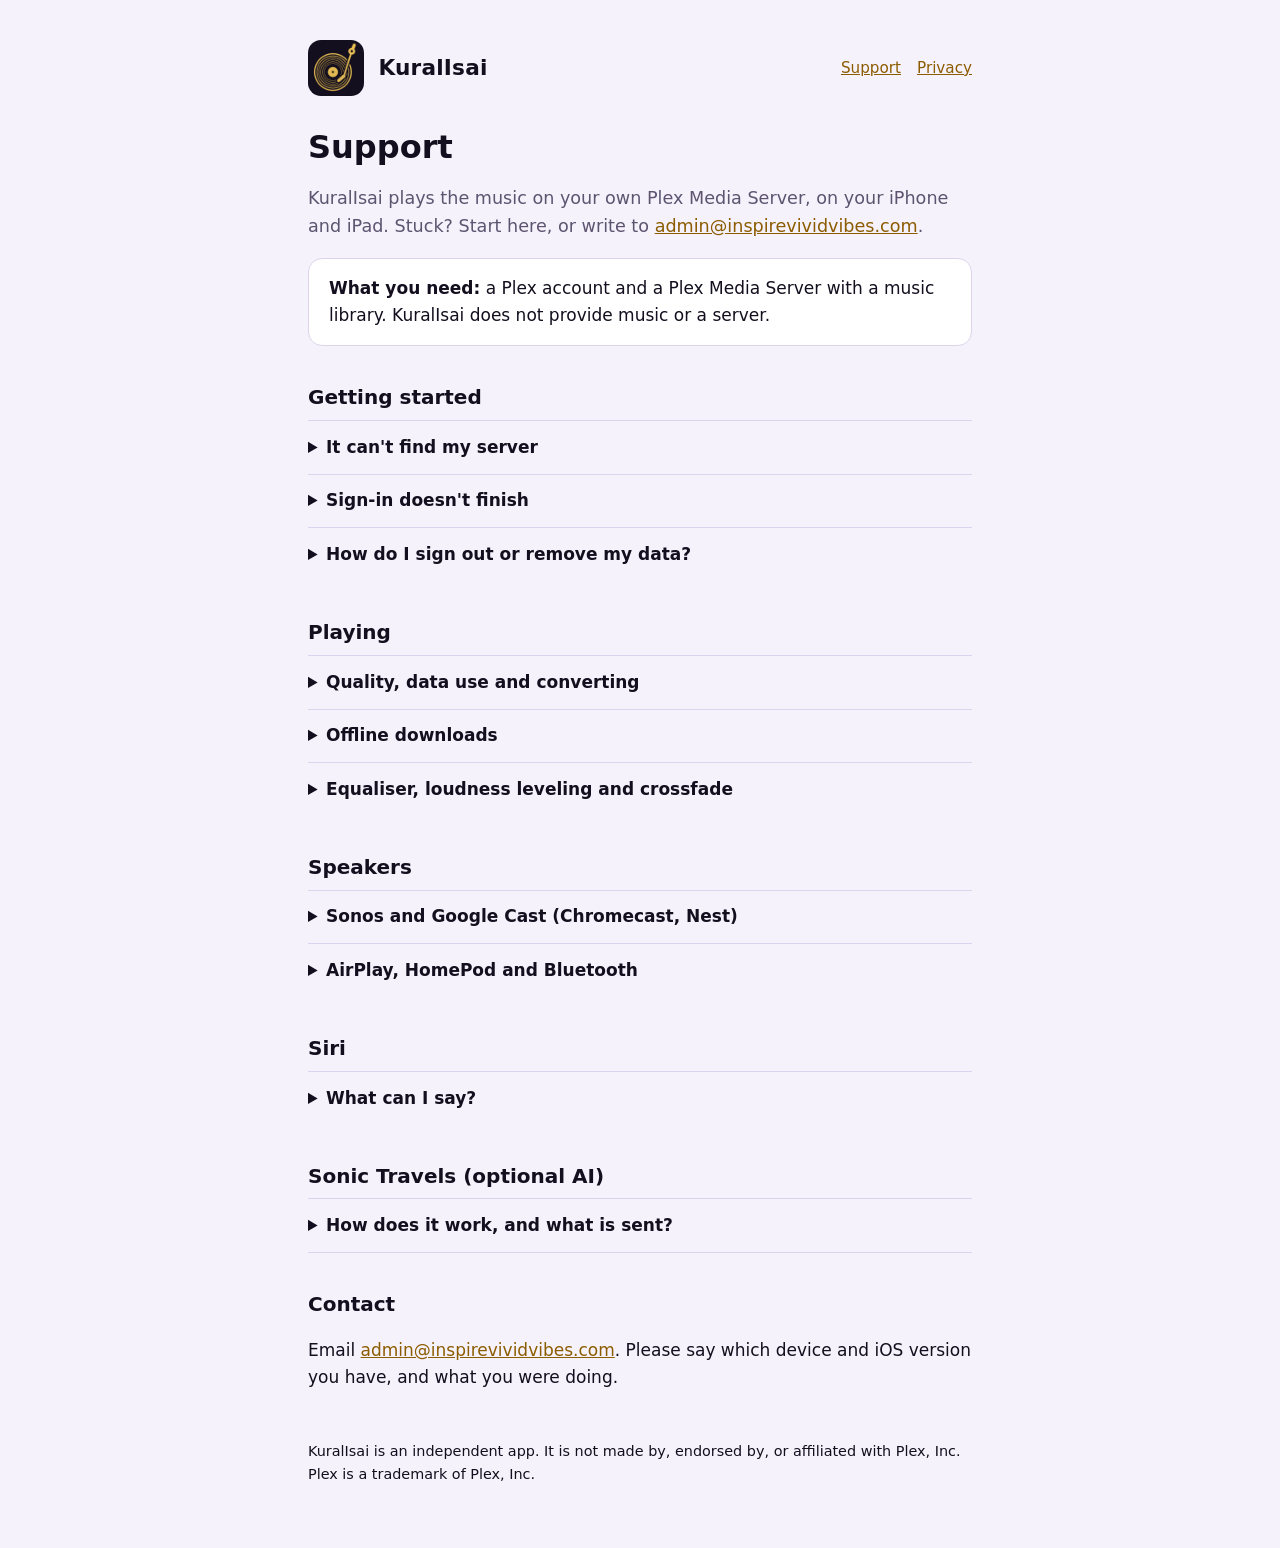
<file: index.html>
<!doctype html>
<html lang="en">
<head>
<meta charset="utf-8">
<meta name="viewport" content="width=device-width, initial-scale=1">
<title>KuralIsai support</title>
<meta name="description" content="Help for KuralIsai, a music player for your own Plex server.">
<link rel="stylesheet" href="style.css">
<link rel="icon" href="icon.png">
</head>
<body>
<header>
  <img src="icon.png" alt="" width="56" height="56">
  <strong>KuralIsai</strong>
  <nav><a href="index.html">Support</a><a href="privacy.html">Privacy</a></nav>
</header>
<main>
  <h1>Support</h1>
  <p class="lead">KuralIsai plays the music on your own Plex Media Server, on your iPhone and iPad. Stuck? Start here, or write to <a href="mailto:admin@inspirevividvibes.com">admin@inspirevividvibes.com</a>.</p>

  <div class="card"><strong>What you need:</strong> a Plex account and a Plex Media Server with a music library. KuralIsai does not provide music or a server.</div>

  <h2>Getting started</h2>
  <details><summary>It can't find my server</summary>
    <p>KuralIsai finds your server through your Plex account, at home or away. If it can't connect: check the server is on; in Plex's server settings turn on <b>Remote Access</b> to play away from home; then in KuralIsai open <b>Settings → Source → Find the server again</b>. You can also type the server's address on the sign-in screen's connection step.</p></details>
  <details><summary>Sign-in doesn't finish</summary>
    <p>Signing in opens plex.tv in your browser. Approve KuralIsai there, then come back to the app. If you return before approving, tap Sign in again.</p></details>
  <details><summary>How do I sign out or remove my data?</summary>
    <p><b>Settings → Account → Sign out</b> removes the Plex sign-in from this device. Deleting the app removes everything else it stored. Nothing is stored anywhere else.</p></details>

  <h2>Playing</h2>
  <details><summary>Quality, data use and converting</summary>
    <p>Under <b>Settings → Playback</b> choose a quality limit separately for Wi-Fi and cellular. Tracks at or under the limit play as stored; bigger ones are converted to MP3 by your server, which decides the exact bitrate. <b>Maximum</b> never converts.</p></details>
  <details><summary>Offline downloads</summary>
    <p>Long-press an album, playlist, artist or track and choose <b>Download</b>. Saved music plays automatically when you're away from home. Manage it in <b>Library → Downloads</b> and <b>Settings → Downloads</b>.</p></details>
  <details><summary>Equaliser, loudness leveling and crossfade</summary>
    <p>Settings → Playback has a 10-band equaliser you drag (with a separate setting per output), loudness leveling with a limiter, and a crossfade that skips silent endings and keeps albums gapless.</p></details>

  <h2>Speakers</h2>
  <details><summary>Sonos and Google Cast (Chromecast, Nest)</summary>
    <p>Tap the speaker button in the full-screen player, or open <b>Settings → Connections → Speakers</b>. The speaker, your server and your device must be on the same Wi-Fi. Speakers play straight from your server. If a Sonos isn't listed, add it by its IP address on that screen.</p></details>
  <details><summary>AirPlay, HomePod and Bluetooth</summary>
    <p>Use the AirPlay button in the player. Echo speakers play over Bluetooth after you pair them in your device's Settings.</p></details>

  <h2>Siri</h2>
  <details><summary>What can I say?</summary>
    <p>Open KuralIsai once, then try: <code>KuralIsai shuffle</code>, <code>KuralIsai &lt;artist&gt;</code>, <code>Play the album &lt;album&gt; in KuralIsai</code>, <code>Play the playlist &lt;playlist&gt; in KuralIsai</code>, <code>Let's get this party started in KuralIsai</code>, <code>KuralIsai sonic trip</code>. Siri can take a few minutes to learn new phrases after an install. In the Shortcuts app you can add any of these and rename it to a short phrase of your own.</p></details>

  <h2>Sonic Travels (optional AI)</h2>
  <details><summary>How does it work, and what is sent?</summary>
    <p>Describe a mood or moment and an AI service of your choice builds a playlist made only of tracks in your library. You add your own key for Anthropic, OpenAI, Google Gemini or any OpenAI-compatible service in <b>Settings → Sonic Travels</b>, and nothing is sent until you tap Allow. It sends what you type and the names of your library's genres, styles, moods and decades, and nothing else. See the <a href="privacy.html">privacy policy</a>.</p></details>

  <h2>Contact</h2>
  <p>Email <a href="mailto:admin@inspirevividvibes.com">admin@inspirevividvibes.com</a>. Please say which device and iOS version you have, and what you were doing.</p>
</main>
<footer>
  <p>KuralIsai is an independent app. It is not made by, endorsed by, or affiliated with Plex, Inc. Plex is a trademark of Plex, Inc.</p>
</footer>
</body>
</html>
</file>
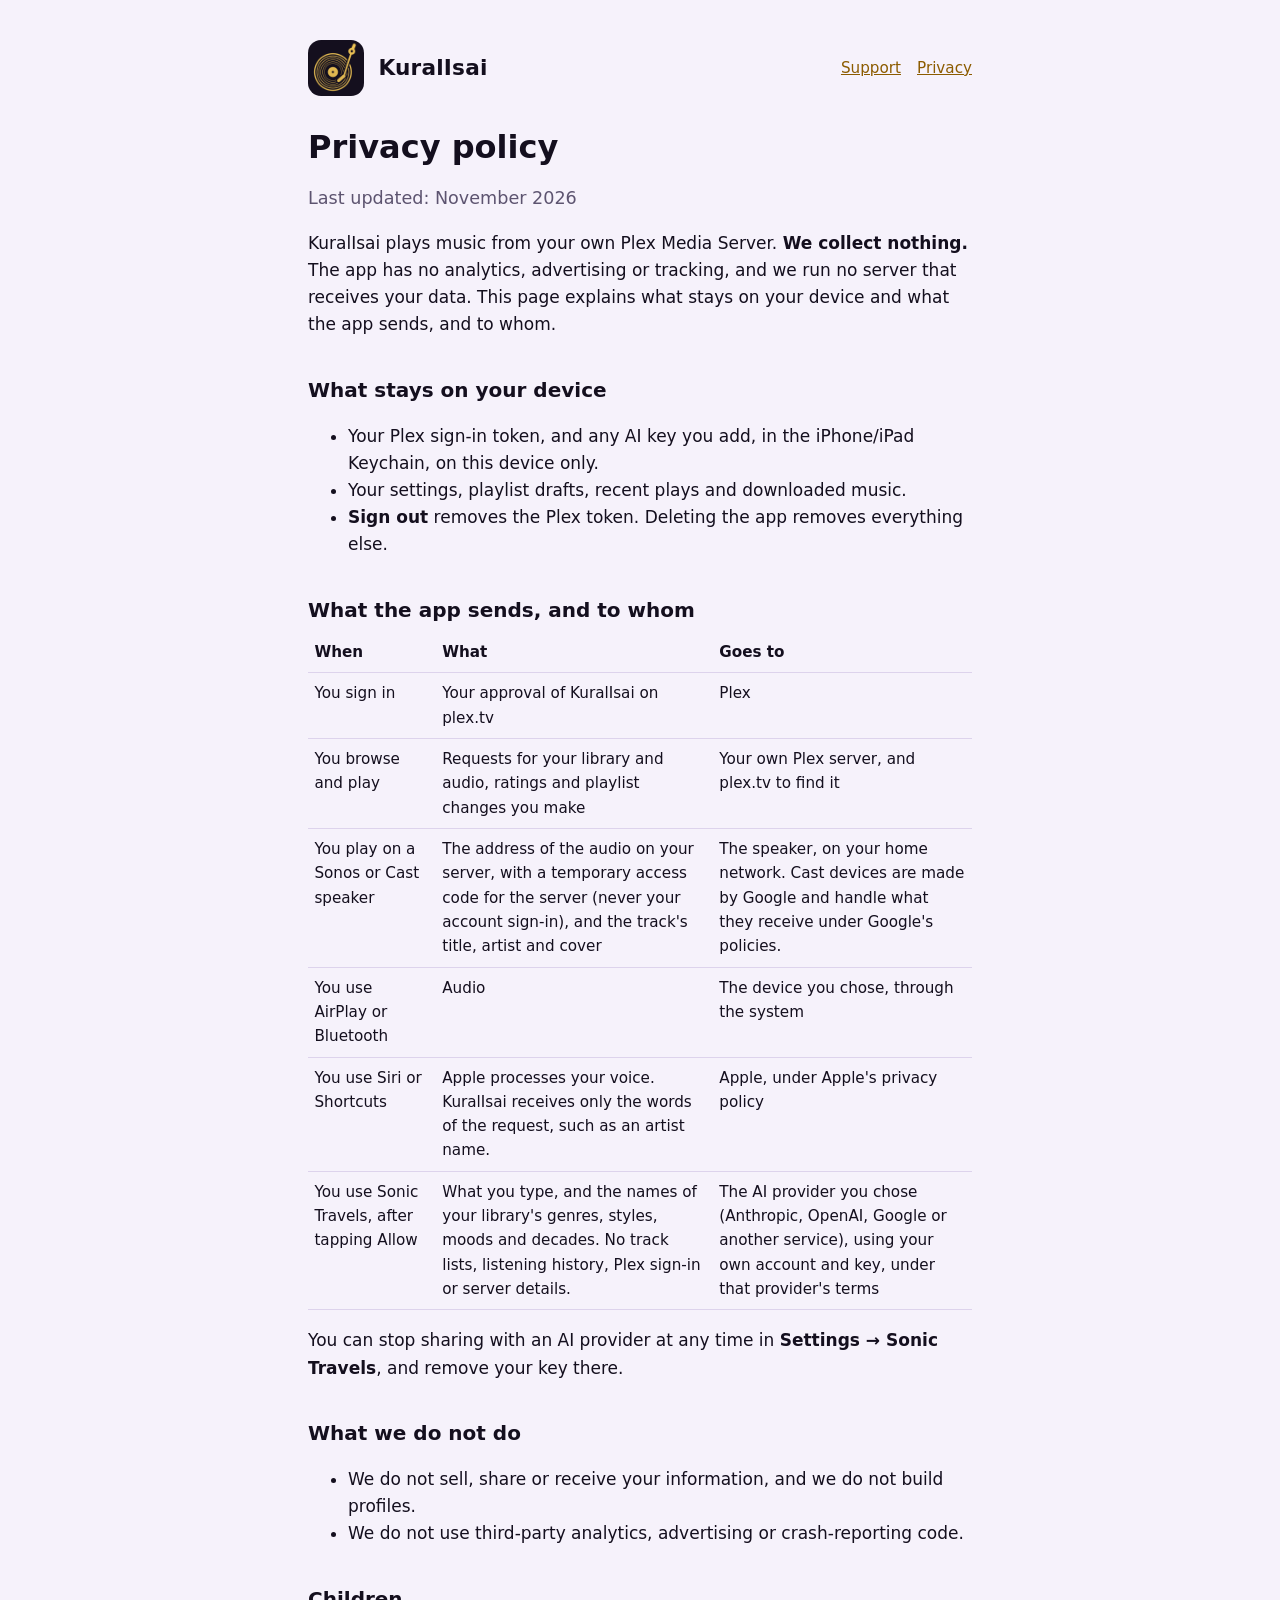
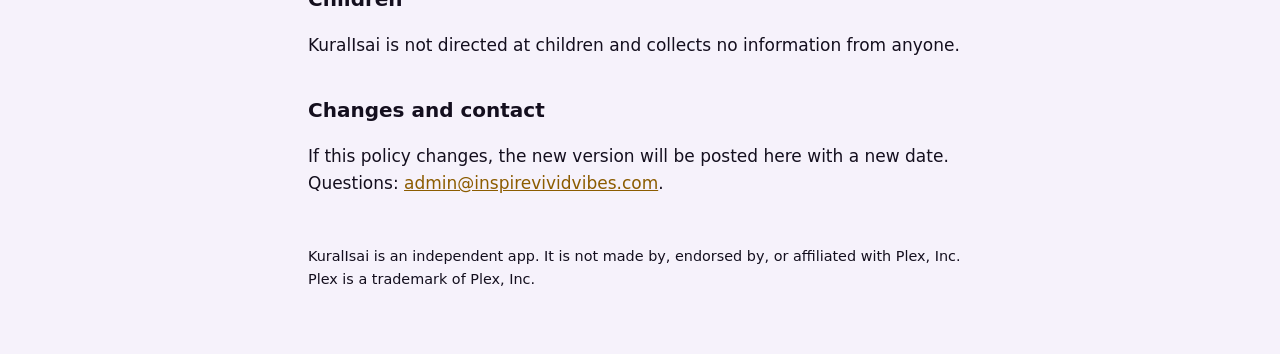
<file: privacy.html>
<!doctype html>
<html lang="en">
<head>
<meta charset="utf-8">
<meta name="viewport" content="width=device-width, initial-scale=1">
<title>KuralIsai privacy policy</title>
<meta name="description" content="What KuralIsai does and does not do with your information.">
<link rel="stylesheet" href="style.css">
<link rel="icon" href="icon.png">
</head>
<body>
<header>
  <img src="icon.png" alt="" width="56" height="56">
  <strong>KuralIsai</strong>
  <nav><a href="index.html">Support</a><a href="privacy.html">Privacy</a></nav>
</header>
<main>
  <h1>Privacy policy</h1>
  <p class="lead">Last updated: November 2026</p>

  <p>KuralIsai plays music from your own Plex Media Server. <strong>We collect nothing.</strong> The app has no analytics, advertising or tracking, and we run no server that receives your data. This page explains what stays on your device and what the app sends, and to whom.</p>

  <h2>What stays on your device</h2>
  <ul>
    <li>Your Plex sign-in token, and any AI key you add, in the iPhone/iPad Keychain, on this device only.</li>
    <li>Your settings, playlist drafts, recent plays and downloaded music.</li>
    <li><b>Sign out</b> removes the Plex token. Deleting the app removes everything else.</li>
  </ul>

  <h2>What the app sends, and to whom</h2>
  <table>
    <tr><th>When</th><th>What</th><th>Goes to</th></tr>
    <tr><td>You sign in</td><td>Your approval of KuralIsai on plex.tv</td><td>Plex</td></tr>
    <tr><td>You browse and play</td><td>Requests for your library and audio, ratings and playlist changes you make</td><td>Your own Plex server, and plex.tv to find it</td></tr>
    <tr><td>You play on a Sonos or Cast speaker</td><td>The address of the audio on your server, with a temporary access code for the server (never your account sign-in), and the track's title, artist and cover</td><td>The speaker, on your home network. Cast devices are made by Google and handle what they receive under Google's policies.</td></tr>
    <tr><td>You use AirPlay or Bluetooth</td><td>Audio</td><td>The device you chose, through the system</td></tr>
    <tr><td>You use Siri or Shortcuts</td><td>Apple processes your voice. KuralIsai receives only the words of the request, such as an artist name.</td><td>Apple, under Apple's privacy policy</td></tr>
    <tr><td>You use Sonic Travels, after tapping Allow</td><td>What you type, and the names of your library's genres, styles, moods and decades. No track lists, listening history, Plex sign-in or server details.</td><td>The AI provider you chose (Anthropic, OpenAI, Google or another service), using your own account and key, under that provider's terms</td></tr>
  </table>
  <p>You can stop sharing with an AI provider at any time in <b>Settings → Sonic Travels</b>, and remove your key there.</p>

  <h2>What we do not do</h2>
  <ul>
    <li>We do not sell, share or receive your information, and we do not build profiles.</li>
    <li>We do not use third-party analytics, advertising or crash-reporting code.</li>
  </ul>

  <h2>Children</h2>
  <p>KuralIsai is not directed at children and collects no information from anyone.</p>

  <h2>Changes and contact</h2>
  <p>If this policy changes, the new version will be posted here with a new date. Questions: <a href="mailto:admin@inspirevividvibes.com">admin@inspirevividvibes.com</a>.</p>
</main>
<footer>
  <p>KuralIsai is an independent app. It is not made by, endorsed by, or affiliated with Plex, Inc. Plex is a trademark of Plex, Inc.</p>
</footer>
</body>
</html>
</file>
<file: style.css>
:root { --bg: #f6f2fb; --fg: #140f1e; --muted: #5d5470; --accent: #8c5c00; --card: #fff; --line: #ddd3ec; }
@media (prefers-color-scheme: dark) { :root { --bg: #140f1e; --fg: #f4eefb; --muted: #b0a3c6; --accent: #e3ba52; --card: #1e1730; --line: #3a2f52; } }
* { box-sizing: border-box; }
body { margin: 0; background: var(--bg); color: var(--fg); font: 17px/1.6 -apple-system, BlinkMacSystemFont, "Segoe UI", system-ui, sans-serif; }
header, main, footer { max-width: 44rem; margin: 0 auto; padding: 0 1.25rem; }
header { padding-top: 2.5rem; display: flex; align-items: center; gap: .9rem; }
header img { width: 56px; height: 56px; border-radius: 13px; }
header strong { font-size: 1.35rem; letter-spacing: .01em; }
nav { margin-left: auto; font-size: .95rem; }
nav a { margin-left: 1rem; }
a { color: var(--accent); }
h1 { font-size: 2rem; line-height: 1.2; margin: 2rem 0 .5rem; }
h2 { font-size: 1.25rem; margin: 2.2rem 0 .4rem; }
p, li { color: var(--fg); }
.lead { color: var(--muted); font-size: 1.1rem; }
.card { background: var(--card); border: 1px solid var(--line); border-radius: 14px; padding: 1rem 1.25rem; margin: 1rem 0; }
details { border-top: 1px solid var(--line); padding: .8rem 0; }
details:last-of-type { border-bottom: 1px solid var(--line); }
summary { cursor: pointer; font-weight: 600; }
code { background: var(--card); border: 1px solid var(--line); border-radius: 6px; padding: .05rem .35rem; font-size: .92em; }
footer { color: var(--muted); font-size: .9rem; padding-bottom: 3rem; margin-top: 3rem; }
table { border-collapse: collapse; width: 100%; font-size: .95rem; }
th, td { text-align: left; border-bottom: 1px solid var(--line); padding: .5rem .4rem; vertical-align: top; }
</file>
